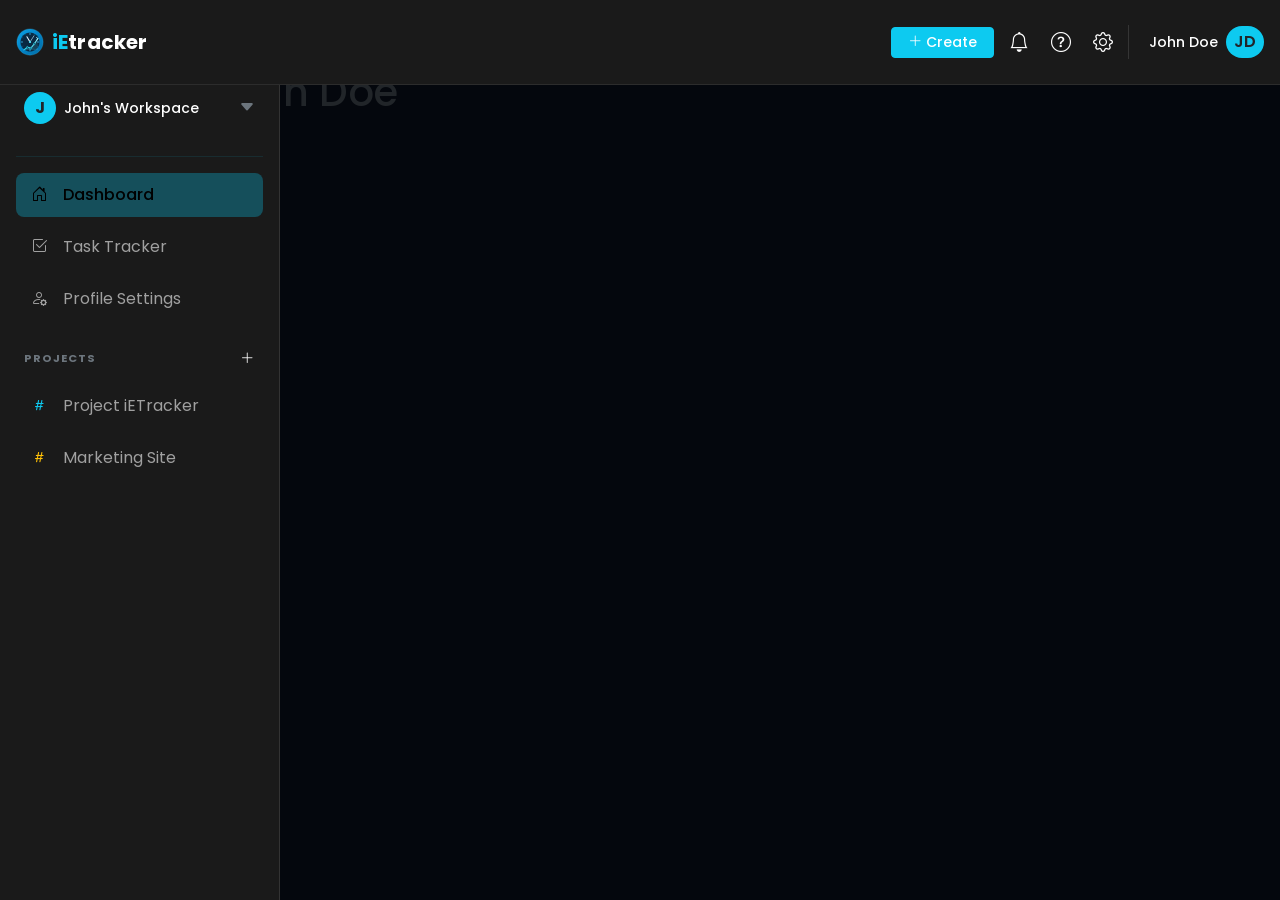
<file: views/index.html>
<!doctype html>
<html lang="en">
  <head>
    <meta charset="utf-8" />
    <meta name="viewport" content="width=device-width, initial-scale=1" />
    <title>iEtracker</title>
    <link rel="icon" type="image/png" href="/resources/images/logo.svg" />
    <link
      href="https://cdn.jsdelivr.net/npm/bootstrap@5.3.8/dist/css/bootstrap.min.css"
      rel="stylesheet"
      integrity="sha384-sRIl4kxILFvY47J16cr9ZwB07vP4J8+LH7qKQnuqkuIAvNWLzeN8tE5YBujZqJLB"
      crossorigin="anonymous" />
    <link
      rel="stylesheet"
      href="https://cdn.jsdelivr.net/npm/bootstrap-icons@1.11.0/font/bootstrap-icons.css" />
    <link rel="stylesheet" href="/styles/style.css" />
  </head>
  <body>
    <nav class="navbar navbar-expand-lg app-navbar">
      <div class="container-fluid app-navbar-inner">
        <a
          href="#"
          class="app-brand d-flex align-items-center gap-2 text-decoration-none">
          <img class="app-logo" src="/resources/images/logo.svg" alt="logo" />
          <div class="d-flex align-items-center lh-1">
            <span class="text-info fs-5 fw-bold text-decoration-none">iE</span
            ><span class="text-white fs-5 fw-bold text-decoration-none"
              >tracker</span
            >
          </div>
        </a>

        <div class="d-flex align-items-center gap-3 app-navbar-actions">
          <div class="d-flex align-items-center gap-2 app-navbar-tools">
            <button type="button" class="btn btn-info btn-sm px-3 fw-medium text-white">
              <i class="bi bi-plus-lg"></i> Create
            </button>
            <button
              class="btn app-icon-btn"
              type="button"
              aria-label="Notifications">
              <i class="bi bi-bell fs-5 text-white"></i>
            </button>
            <button class="btn app-icon-btn" type="button" aria-label="Help">
              <i class="bi bi-question-circle fs-5 text-white"></i>
            </button>
            <button
              class="btn app-icon-btn"
              type="button"
              aria-label="Settings">
              <i class="bi bi-gear fs-5 text-white"></i>
            </button>
          </div>
          <div class="d-flex align-items-center gap-2 app-profile">
            <span class="text-white small fw-medium">John Doe</span>
            <span class="rounded-pill bg-info text-dark fw-semibold px-2 py-1"
              >JD</span
            >
          </div>
        </div>
      </div>
    </nav>

    <aside class="sidebar d-flex flex-column p-3">
      <!-- Workspace Switcher Area -->
      <div class="d-flex align-items-center justify-content-between mb-4 p-2">
        <div class="d-flex align-items-center gap-2">
          <span
            class="rounded-circle bg-info text-dark fw-bold d-flex align-items-center justify-content-center"
            style="width: 32px; height: 32px"
            >J</span
          >
          <span class="text-white fw-medium small">John's Workspace</span>
        </div>

        <i class="bi bi-caret-down-fill text-secondary"></i>
      </div>

      <span
        class="border border-bottom-0 border-info"
        style="--bs-border-opacity: 0.1"></span>
      <!-- Primary Navigation -->
      <div class="d-flex flex-column gap-1 mb-4">
        <!-- <small class="text-uppercase text-secondary fw-bold mb-2 px-2" style="font-size: 0.7rem; letter-spacing: 1px;">Main Menu</small> -->
        <a
          href="#"
          class="nav-link active d-flex align-items-center gap-3 mt-3">
          <i class="bi bi-house-door"></i> Dashboard
        </a>
        <a href="#" class="nav-link d-flex align-items-center gap-3">
          <i class="bi bi-check2-square"></i> Task Tracker
        </a>
        <a href="#" class="nav-link d-flex align-items-center gap-3">
          <i class="bi bi-person-gear"></i> Profile Settings
        </a>
      </div>

      <!-- Projects Section -->
      <div class="d-flex flex-column gap-1">
        <div
          class="d-flex align-items-center justify-content-between px-2 mb-2">
          <small
            class="text-uppercase text-secondary fw-bold"
            style="font-size: 0.7rem; letter-spacing: 1px"
            >Projects</small
          >
          <button class="btn btn-sm p-0 text-white">
            <i class="bi bi-plus-lg"></i>
          </button>
        </div>
        <a href="#" class="nav-link d-flex align-items-center gap-3">
          <i class="bi bi-hash text-info"></i> Project iETracker
        </a>
        <a href="#" class="nav-link d-flex align-items-center gap-3">
          <i class="bi bi-hash text-warning"></i> Marketing Site
        </a>
      </div>
    </aside>

    <section>
      <h1>Welcome, John Doe</h1>
      
      <span>Monday, March 9, 2026</span>

      <h4>Quick Actions</h4>
    </section>



    <script
      src="https://cdn.jsdelivr.net/npm/@popperjs/core@2.11.8/dist/umd/popper.min.js"
      integrity="sha384-I7E8VVD/ismYTF4hNIPjVp/Zjvgyol6VFvRkX/vR+Vc4jQkC+hVqc2pM8ODewa9r"
      crossorigin="anonymous"></script>
    <script
      src="https://cdn.jsdelivr.net/npm/bootstrap@5.3.8/dist/js/bootstrap.min.js"
      integrity="sha384-G/EV+4j2dNv+tEPo3++6LCgdCROaejBqfUeNjuKAiuXbjrxilcCdDz6ZAVfHWe1Y"
      crossorigin="anonymous"></script>
    <script
      src="https://cdn.jsdelivr.net/npm/bootstrap@5.3.8/dist/js/bootstrap.bundle.min.js"
      integrity="sha384-FKyoEForCGlyvwx9Hj09JcYn3nv7wiPVlz7YYwJrWVcXK/BmnVDxM+D2scQbITxI"
      crossorigin="anonymous"></script>
  </body>
</html>
</file>
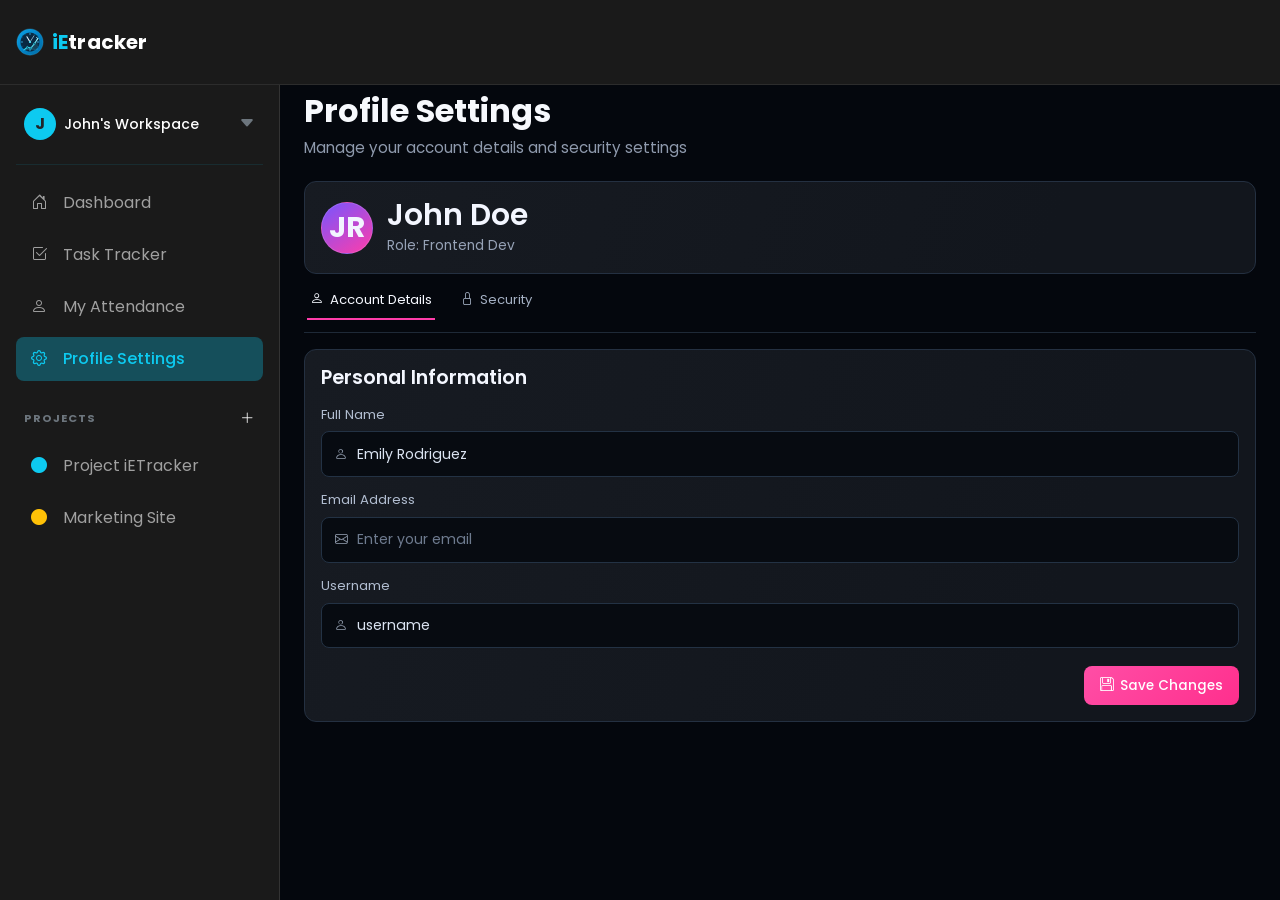
<file: views/users/profile_settings.html>
<!doctype html>
<html lang="en">
  <head>
    <meta charset="utf-8" />
    <meta name="viewport" content="width=device-width, initial-scale=1" />
    <title>iEtracker - Profile Settings</title>
    <link
      rel="icon"
      type="image/svg+xml"
      href="../../resources/images/logo.svg" />
    <link
      href="https://cdn.jsdelivr.net/npm/bootstrap@5.3.8/dist/css/bootstrap.min.css"
      rel="stylesheet"
      integrity="sha384-sRIl4kxILFvY47J16cr9ZwB07vP4J8+LH7qKQnuqkuIAvNWLzeN8tE5YBujZqJLB"
      crossorigin="anonymous" />
    <link
      rel="stylesheet"
      href="https://cdn.jsdelivr.net/npm/bootstrap-icons@1.11.0/font/bootstrap-icons.css" />
    <link rel="stylesheet" href="../../styles/style.css" />
  </head>
  <body>
    <nav class="navbar navbar-expand-lg app-navbar">
      <div class="container-fluid app-navbar-inner">
        <a
          href="../../index.html"
          class="app-brand d-flex align-items-center gap-2 text-decoration-none">
          <img
            class="app-logo"
            src="../../resources/images/logo.svg"
            alt="logo" />
          <div class="d-flex align-items-center lh-1">
            <span class="text-info fs-5 fw-bold text-decoration-none">iE</span
            ><span class="text-white fs-5 fw-bold text-decoration-none"
              >tracker</span
            >
          </div>
        </a>
      </div>
    </nav>

    <aside class="sidebar d-flex flex-column p-3">
      <div
        class="d-flex align-items-center justify-content-between mb-3 mt-3 p-2">
        <div class="d-flex align-items-center gap-2">
          <span
            class="rounded-circle bg-info text-dark fw-bold d-flex align-items-center justify-content-center"
            style="width: 32px; height: 32px"
            >J</span
          >
          <span class="text-white fw-medium small">John's Workspace</span>
        </div>

        <i class="bi bi-caret-down-fill text-secondary"></i>
      </div>

      <span
        class="border border-bottom-0 border-info"
        style="--bs-border-opacity: 0.1"></span>
      <div class="d-flex flex-column gap-1 mb-4">
        <a
          href="../../index.html"
          class="nav-link d-flex align-items-center gap-3 mt-3">
          <i class="bi bi-house-door"></i> Dashboard
        </a>
        <a
          href="./task_tracker.html"
          class="nav-link d-flex align-items-center gap-3">
          <i class="bi bi-check2-square"></i> Task Tracker
        </a>
        <a
          href="./attendance.html"
          class="nav-link d-flex align-items-center gap-3">
          <i class="bi bi-person"></i> My Attendance
        </a>
        <a
          href="./profile_settings.html"
          class="nav-link active d-flex align-items-center gap-3 text-info">
          <i class="bi bi-gear"></i> Profile Settings
        </a>
      </div>

      <div class="d-flex flex-column gap-1">
        <div
          class="d-flex align-items-center justify-content-between px-2 mb-2">
          <small
            class="text-uppercase text-secondary fw-bold"
            style="font-size: 0.7rem; letter-spacing: 1px"
            >Projects</small
          >
          <button class="btn btn-sm p-0 text-white">
            <i class="bi bi-plus-lg"></i>
          </button>
        </div>
        <a
          href="./project_ietracker.html"
          class="nav-link d-flex align-items-center gap-3">
          <i class="bi bi-circle-fill fs-6 text-info"></i> Project iETracker
        </a>
        <a
          href="./project_marketing_site.html"
          class="nav-link d-flex align-items-center gap-3">
          <i class="bi bi-circle-fill fs-6 text-warning"></i> Marketing Site
        </a>
      </div>
    </aside>

    <main class="app-main profile-page">
      <section class="profile-shell">
        <h1 class="profile-title">Profile Settings</h1>
        <p class="profile-subtitle">
          Manage your account details and security settings
        </p>

        <article class="profile-hero-card">
          <div class="profile-avatar">JR</div>
          <div>
            <h2 class="profile-name">John Doe</h2>
            <p class="profile-role">Role: Frontend Dev</p>
          </div>
        </article>

        <nav class="profile-tabs" aria-label="Profile tabs">
          <button type="button" class="profile-tab active">
            <i class="bi bi-person"></i>
            <span>Account Details</span>
          </button>
          <button type="button" class="profile-tab">
            <i class="bi bi-lock"></i>
            <span>Security</span>
          </button>
        </nav>

        <section class="profile-form-card" aria-label="Personal information">
          <h3 class="profile-form-title">Personal Information</h3>

          <div class="profile-form-grid">
            <label class="profile-field">
              <span class="profile-label">Full Name</span>
              <span class="profile-input-wrap">
                <i class="bi bi-person"></i>
                <input type="text" value="Emily Rodriguez" />
              </span>
            </label>

            <label class="profile-field">
              <span class="profile-label">Email Address</span>
              <span class="profile-input-wrap">
                <i class="bi bi-envelope"></i>
                <input type="email" placeholder="Enter your email" />
              </span>
            </label>

            <label class="profile-field">
              <span class="profile-label">Username</span>
              <span class="profile-input-wrap">
                <i class="bi bi-person"></i>
                <input type="text" value="username" placeholder="username" />
              </span>
            </label>
          </div>

          <div class="profile-actions">
            <button type="submit" class="profile-save-btn">
              <i class="bi bi-floppy"></i>
              <span>Save Changes</span>
            </button>
          </div>
        </section>
      </section>
    </main>
  </body>
</html>
</file>
<file: styles/style.css>
@import url("https://fonts.googleapis.com/css2?family=Inter:ital,opsz,wght@0,14..32,100..900;1,14..32,100..900&family=Poppins:ital,wght@0,100;0,200;0,300;0,400;0,500;0,600;0,700;0,800;0,900;1,100;1,200;1,300;1,400;1,500;1,600;1,700;1,800;1,900&display=swap");

* {
  font-family: "Poppins", "Arial";
}

:root {
  --app-navbar-height: 68px;
  --app-sidebar-width: 280px;
  --panel-bg: #11151d;
  --panel-border: #1f2a38;
  --panel-profile-border: #1e2939;
}

body {
  background-color: #04070d;
  margin: 0;
  padding-top: var(--app-navbar-height);
}

.navbar,
.sidebar {
  background-color: #1a1a1a;
}

.app-navbar {
  position: fixed;
  top: 0;
  left: 0;
  right: 0;
  z-index: 1030;
  border-bottom: 1px solid rgba(255, 255, 255, 0.08);
}

.app-navbar-inner {
  min-height: var(--app-navbar-height);
  padding-inline: 1rem;
}

.app-brand {
  letter-spacing: 0.01em;
}

.app-logo {
  width: 28px;
  height: 28px;
}

.app-navbar-tools {
  padding-right: 0.5rem;
  border-right: 1px solid rgba(255, 255, 255, 0.12);
}

.app-icon-btn {
  width: 34px;
  height: 34px;
  border-radius: 8px;
  padding: 0;
  display: inline-flex;
  align-items: center;
  justify-content: center;
}

.app-icon-btn:hover {
  background-color: rgba(255, 255, 255, 0.08);
}

.app-profile {
  padding-left: 0.25rem;
}

.timeOut {
  background-color: rgba(255, 100, 103, 0.25);
}

.timeIn {
  background-color: rgba(0, 201, 80, 0.2);
}

.addTask {
  background-color: rgba(232, 62, 140, 0.22);
}

.sidebar {
  width: var(--app-sidebar-width);
  position: fixed;
  top: var(--app-navbar-height);
  bottom: 0;
  left: 0;
  z-index: 1020;
  border-right: 1px solid #333;
  padding-top: 20px;
  background-color: #1a1a1a;
  overflow-y: auto;
}

.app-main {
  margin-left: var(--app-sidebar-width);
  padding: 1.5rem;
}

.content-card {
  background: linear-gradient(135deg, #0d121b, #0b0f16);
  border: 1px solid var(--panel-border);
  border-radius: 14px;
  padding: 1.5rem;
  cursor: pointer;
}

.quick-action-card {
  width: 100%;
  min-height: 130px;
  margin-top: 0;
  transition:
    border-color 0.2s ease,
    transform 0.2s ease;
}

.quick-action-card .card-body {
  padding: 1.25rem;
}

.quick-action-card:hover {
  border-color: #2a3f5f;
  transform: translateY(-2px);
}

.quick-action-icon {
  width: 40px;
  height: 40px;
  border-radius: 10px;
  display: inline-flex;
  align-items: center;
  justify-content: center;
  flex-shrink: 0;
}

.icon-bold {
  -webkit-text-stroke: 0.4px currentColor;
}

.attendance-card {
  border-color: #2b313a;
}

.attendance-value {
  color: #f8fafc;
  font-size: clamp(1.8rem, 3vw, 2.5rem);
  font-weight: 700;
  line-height: 1.1;
}

.attendance-meta {
  flex-wrap: nowrap;
  min-width: 0;
}

.attendance-location {
  display: inline-block;
  min-width: 0;
  max-width: 100%;
  white-space: nowrap;
  overflow: hidden;
  text-overflow: ellipsis;
}

.attendance-day {
  white-space: nowrap;
}

.task-card {
  border: 1px solid var(--panel-border);
  border-radius: 14px;
  padding: 1rem 1.1rem;
  min-height: 120px;
}

.task-card-profile {
  border: 1px solid var(--panel-profile-border);
  border-radius: 14px;
  padding: 1rem 1.1rem;
  min-height: 120px;
}

.task-label {
  font-size: 1.45rem;
  line-height: 1.1;
}

.task-icon {
  font-size: 1.05rem;
}

.task-value {
  font-size: 2.1rem;
  font-weight: 700;
  line-height: 1;
}

.task-total {
  background: linear-gradient(130deg, #171b24, #14171f);
  border-color: #273242;
  color: #d7dee8;
}

.task-completed {
  background: linear-gradient(130deg, #032b1e, #041c14);
  border-color: #0f714f;
  color: #00f7ad;
}

.task-progress {
  background: linear-gradient(130deg, #091d39, #0a172b);
  border-color: #1d5ba5;
  color: #5da7ff;
}

.task-pending {
  background: linear-gradient(130deg, #2b2209, #1f1808);
  border-color: #927311;
  color: #ffcf2e;
}

.due-card {
  min-height: 140px;
}

.task-pill {
  background-color: rgba(232, 62, 140, 0.2);
  color: #ff7eb8;
  border: 1px solid rgba(232, 62, 140, 0.45);
  font-size: 0.78rem;
  font-weight: 600;
  border-radius: 999px;
  padding: 0.25rem 0.6rem;
}

.task-pill-danger {
  background-color: rgba(255, 100, 103, 0.2);
  color: #ff8f91;
  border-color: rgba(255, 100, 103, 0.45);
}

/* Style the links/items inside */
.sidebar .nav-link {
  color: #a0a0a0;
  padding: 10px 15px;
  border-radius: 8px;
  margin: 2px 0;
  transition: all 0.2s;
}

.sidebar .nav-link:hover {
  background-color: #333;
  color: #fff;
}

.sidebar .nav-link.active {
  background-color: rgba(13, 202, 240, 0.3);
  color: #000;
  font-weight: 500;
}

.attendance-page {
  padding: 0;
}

.attendance-shell {
  min-height: calc(100vh - var(--app-navbar-height));
  background: #04070d;
}

.attendance-topbar {
  padding: 0.85rem 1.2rem;
  border-bottom: 1px solid #182333;
  display: flex;
  align-items: center;
  justify-content: space-between;
  gap: 1rem;
}

.attendance-heading {
  margin: 0;
  color: #f5f8ff;
  font-size: 2.15rem;
  font-weight: 700;
}

.attendance-month-nav {
  display: flex;
  align-items: center;
  gap: 0.7rem;
}

.month-arrow,
.month-chip {
  border: 1px solid #223041;
  background: #070b13;
  color: #b3c0d4;
  border-radius: 10px;
}

.month-arrow {
  width: 30px;
  height: 30px;
  display: inline-flex;
  align-items: center;
  justify-content: center;
}

.month-chip {
  height: 34px;
  padding: 0 0.95rem;
  display: inline-flex;
  align-items: center;
  gap: 0.45rem;
  font-size: 0.82rem;
}

.attendance-metrics {
  display: flex;
  gap: 0.9rem;
  padding: 1rem 1.2rem;
  border-bottom: 1px solid #182333;
}

.metric-card {
  flex: 1;
  min-width: 0;
}

.metric-card {
  border: 1px solid #1f2d3d;
  border-radius: 12px;
  padding: 0.9rem 0.9rem;
  display: flex;
  align-items: center;
  gap: 0.8rem;
  background: linear-gradient(120deg, #0c1119, #0a0f16);
}

.metric-icon {
  width: 34px;
  height: 34px;
  border-radius: 10px;
  display: inline-flex;
  align-items: center;
  justify-content: center;
  font-size: 0.95rem;
}

.metric-icon.success {
  color: #00da74;
  background: rgba(0, 218, 116, 0.12);
}

.metric-icon.danger {
  color: #ff4b59;
  background: rgba(255, 75, 89, 0.12);
}

.metric-icon.leave {
  color: #b962ff;
  background: rgba(185, 98, 255, 0.12);
}

.metric-icon.trend {
  color: #ff43ae;
  background: rgba(255, 67, 174, 0.12);
}

.metric-icon.info {
  color: #3392ff;
  background: rgba(51, 146, 255, 0.12);
}

.metric-label {
  margin: 0;
  font-size: 0.78rem;
  color: #8996ab;
}

.metric-value {
  margin: 0.1rem 0 0;
  font-size: 2rem;
  line-height: 1;
  font-weight: 700;
  color: #f8fbff;
}

.attendance-list {
  padding: 1rem 1.2rem 0.7rem;
}

.attendance-empty {
  border: 1px dashed #2a3b4f;
  border-radius: 12px;
  background: linear-gradient(120deg, #0a0f16, #080d14);
  min-height: 180px;
  display: flex;
  flex-direction: column;
  align-items: center;
  justify-content: center;
  text-align: center;
  gap: 0.45rem;
  padding: 1.25rem;
}

.attendance-empty-icon {
  color: #3e8fff;
  font-size: 1.9rem;
}

.attendance-empty-title {
  margin: 0;
  color: #f4f8ff;
  font-size: 1.15rem;
  font-weight: 600;
}

.attendance-empty-copy {
  margin: 0;
  max-width: 460px;
  color: #98a4b8;
  font-size: 0.86rem;
}

.attendance-row {
  border: 1px solid #1f2d3d;
  border-radius: 12px;
  background: #060a10;
  padding: 0.85rem 0.9rem;
  margin-bottom: 0.8rem;
  display: grid;
  grid-template-columns: 64px 110px repeat(3, minmax(115px, 1fr));
  gap: 1.2rem;
  align-items: center;
}

.row-date {
  display: flex;
  flex-direction: column;
  align-items: center;
  line-height: 1.1;
}

.date-number {
  margin: 0;
  color: #f4f8ff;
  font-weight: 700;
  font-size: 2rem;
}

.date-day {
  margin: 0.22rem 0 0;
  color: #8e9ab0;
  font-size: 0.76rem;
}

.status-chip {
  justify-self: start;
  border-radius: 999px;
  padding: 0.28rem 0.78rem;
  font-size: 0.76rem;
  font-weight: 500;
  display: inline-flex;
  align-items: center;
  gap: 0.45rem;
}

.status-chip.present {
  color: #00df77;
  background: rgba(0, 223, 119, 0.16);
  border: 1px solid rgba(0, 223, 119, 0.35);
}

.status-chip.absent {
  color: #ff5b66;
  background: rgba(255, 91, 102, 0.16);
  border: 1px solid rgba(255, 91, 102, 0.35);
}

.status-chip.leave {
  color: #cc74ff;
  background: rgba(204, 116, 255, 0.16);
  border: 1px solid rgba(204, 116, 255, 0.35);
}

.row-metric-label {
  margin: 0;
  color: #8b98ad;
  font-size: 0.76rem;
  display: flex;
  align-items: center;
  gap: 0.4rem;
}

.row-metric-label i {
  color: #00d97f;
}

.row-metric-label.out i {
  color: #ff5a60;
}

.row-metric-label.hours i {
  color: #3392ff;
}

.row-metric-value {
  margin: 0.18rem 0 0;
  color: #f2f7ff;
  font-size: 1.35rem;
  font-weight: 600;
  line-height: 1;
}

.attendance-footer {
  border-top: 1px solid #182333;
  padding: 0.7rem 1.2rem;
  display: flex;
  align-items: center;
  justify-content: space-between;
  gap: 1rem;
}

.legend-wrap {
  display: flex;
  align-items: center;
  flex-wrap: wrap;
  gap: 0.9rem;
  color: #96a2b6;
  font-size: 0.78rem;
}

.legend-title {
  color: #9caac0;
}

.legend-item {
  display: inline-flex;
  align-items: center;
  gap: 0.35rem;
}

.dot {
  width: 11px;
  height: 11px;
  border-radius: 50%;
  display: inline-block;
}

.dot.present {
  background: #00df77;
}

.dot.absent {
  background: #ff3944;
}

.dot.leave {
  background: #b962ff;
}

.dot.holiday {
  background: #388dff;
}

.dot.halfday {
  background: #ff8a00;
}

.current-time {
  margin: 0;
  color: #97a4ba;
  font-size: 0.78rem;
}

.profile-shell {
  max-width: 100%;
}

.profile-title {
  color: #f7f9fd;
  font-size: 2rem;
  font-weight: 700;
  margin: 0;
}

.profile-subtitle {
  margin-top: 0.4rem;
  margin-bottom: 1.35rem;
  color: #8f9aad;
  font-size: 0.95rem;
}

.profile-hero-card {
  background: linear-gradient(110deg, #171b22, #12161d 78%);
  border: 1px solid #243041;
  border-radius: 12px;
  padding: 1rem;
  display: flex;
  align-items: center;
  gap: 0.9rem;
  margin-bottom: 1rem;
}

.profile-avatar {
  width: 52px;
  height: 52px;
  border-radius: 50%;
  flex-shrink: 0;
  display: inline-flex;
  align-items: center;
  justify-content: center;
  font-size: 1.8rem;
  font-weight: 700;
  color: #f2f5ff;
  background: linear-gradient(145deg, #7655ff, #ff3daa);
  border: 1px solid rgba(255, 255, 255, 0.12);
}

.profile-name {
  margin: 0;
  color: #f3f6ff;
  font-size: 1.85rem;
  font-weight: 600;
  line-height: 1.15;
}

.profile-role {
  margin: 0.25rem 0 0;
  color: #96a2b6;
  font-size: 0.86rem;
}

.profile-tabs {
  display: flex;
  align-items: center;
  gap: 1.4rem;
  padding: 0 0.2rem 0.75rem;
  border-bottom: 1px solid #1e2937;
  margin-bottom: 1rem;
}

.profile-tab {
  border: 0;
  background: transparent;
  color: #a4b0c3;
  font-size: 0.82rem;
  display: inline-flex;
  align-items: center;
  gap: 0.4rem;
  padding: 0 0.2rem 0.5rem;
  border-bottom: 2px solid transparent;
}

.profile-tab.active {
  color: #f6f8ff;
  border-bottom-color: #ff3daa;
}

.profile-form-card {
  background: linear-gradient(110deg, #171b22, #12161d 78%);
  border: 1px solid #243041;
  border-radius: 12px;
  padding: 1rem;
}

.profile-form-title {
  color: #f4f7ff;
  font-size: 1.2rem;
  font-weight: 600;
  margin: 0 0 1rem;
}

.profile-form-grid {
  display: grid;
  gap: 0.8rem;
}

.profile-field {
  display: grid;
  gap: 0.45rem;
}

.profile-label {
  color: #b1bdd0;
  font-size: 0.82rem;
}

.profile-input-wrap {
  display: flex;
  align-items: center;
  gap: 0.5rem;
  background: #070b11;
  border: 1px solid #233244;
  border-radius: 8px;
  padding: 0.65rem 0.8rem;
}

.profile-input-wrap i {
  color: #8f9aab;
  font-size: 0.78rem;
}

.profile-input-wrap input {
  border: 0;
  outline: 0;
  background: transparent;
  width: 100%;
  color: #dbe4f2;
  font-size: 0.88rem;
}

.profile-input-wrap input::placeholder {
  color: #6e7b8f;
}

.profile-actions {
  display: flex;
  justify-content: flex-end;
  margin-top: 1.1rem;
}

.profile-save-btn {
  border: 0;
  color: #ffffff;
  font-size: 0.84rem;
  font-weight: 500;
  border-radius: 8px;
  padding: 0.6rem 1rem;
  display: inline-flex;
  align-items: center;
  gap: 0.45rem;
  background: linear-gradient(135deg, #ff4ea6, #ff2f8d);
}

.profile-save-btn:hover {
  filter: brightness(1.06);
}

.profile-save-btn:disabled {
  background: #6b7280;
  opacity: 0.6;
  cursor: not-allowed;
  pointer-events: none;
}

.profile-save-btn:disabled:hover {
  filter: none;
}

.task-modal {
  position: fixed;
  inset: 0;
  opacity: 0;
  pointer-events: none;
  z-index: 1080;
  display: flex;
  align-items: center;
  justify-content: center;
  padding: 1.25rem;
  background: rgba(95, 104, 117, 0.48);
  backdrop-filter: blur(2px);
  transition: all 0.3s ease-in-out;
}

.task-form {
  width: min(680px, 100%);
  border: 1px solid #223041;
  border-radius: 12px;
  background: #191c22;
  box-shadow: 0 24px 60px rgba(0, 0, 0, 0.45);
}

.input-task,
#task-description,
.input-calendar {
  width: 100%;
  background-color: #0b0f14;
  border: 1px solid #253245;
  border-radius: 10px;
  color: #dbe4f2;
  outline: none;
  box-shadow: none;
}

.input-task,
.input-calendar {
  height: 44px;
  padding: 0 0.75rem;
  font-size: 1rem;
}

#task-description {
  min-height: 160px;
  padding: 0.75rem 0.85rem;
  resize: none;
}

.input-task::placeholder,
#task-description::placeholder {
  color: #627086;
}

.input-task:focus,
#task-description:focus,
.input-calendar:focus {
  border-color: #2e9cf0;
}

.input-calendar {
  color-scheme: dark;
  max-width: 300px;
}

.input-calendar::-webkit-calendar-picker-indicator {
  cursor: pointer;
  opacity: 0.8;
  filter: invert(65%) sepia(5%) saturate(700%) hue-rotate(172deg);
}

.input-calendar::-webkit-calendar-picker-indicator:hover {
  opacity: 1;
}

.task-modal-footer {
  margin: 0 -1rem -1rem;
  padding: 1rem;
  border-top: 1px solid #223041;
  display: flex;
  align-items: center;
  justify-content: space-between;
}

.task-owner-badge {
  width: 32px;
  height: 32px;
  border-radius: 50%;
  display: inline-flex;
  align-items: center;
  justify-content: center;
  font-size: 0.82rem;
  font-weight: 700;
  color: #f2fbff;
  background: linear-gradient(145deg, #0dcaf0, #0aa3d6);
  border: 1px solid rgba(255, 255, 255, 0.35);
}

.task-create-btn {
  border: 1px solid #2f8db6;
  border-radius: 12px;
  background: linear-gradient(145deg, #0875a6, #0b6b95);
  color: #56d5ff;
  font-size: 1.05rem;
  line-height: 1;
  padding: 0.58rem 1.05rem;
}

.task-create-btn:hover {
  filter: brightness(1.08);
}

.app-profile .dropdown-toggle {
  color: #fff;
}

.app-profile .dropdown-toggle::after {
  border-top-color: #fff;
}

@media (max-width: 768px) {
  .app-navbar-inner {
    flex-wrap: wrap;
    gap: 0.75rem;
    padding-block: 0.6rem;
  }

  .app-navbar-actions {
    width: 100%;
    justify-content: space-between;
  }

  .app-navbar-tools {
    border-right: 0;
    padding-right: 0;
  }

  .sidebar {
    position: static;
    width: 100%;
    height: auto;
    border-right: 0;
    border-bottom: 1px solid #333;
  }

  .app-main {
    margin-left: 0;
    padding: 1rem;
  }

  .quick-action-card {
    min-height: 110px;
  }

  .task-label {
    font-size: 1.2rem;
  }

  .task-value {
    font-size: 1.8rem;
  }

  .profile-title {
    font-size: 1.6rem;
  }

  .profile-name {
    font-size: 1.45rem;
  }

  .profile-avatar {
    width: 44px;
    height: 44px;
    font-size: 1.3rem;
  }

  .profile-tabs {
    gap: 0.9rem;
    overflow-x: auto;
    white-space: nowrap;
  }

  .profile-actions {
    justify-content: stretch;
  }

  .profile-save-btn {
    width: 100%;
    justify-content: center;
  }

  .attendance-topbar {
    flex-wrap: wrap;
  }

  .attendance-heading {
    font-size: 1.7rem;
  }

  .attendance-metrics {
    grid-template-columns: repeat(2, minmax(0, 1fr));
  }

  .attendance-row {
    grid-template-columns: repeat(2, minmax(0, 1fr));
    gap: 0.8rem;
  }

  .row-date {
    align-items: flex-start;
  }

  .status-chip {
    justify-self: end;
  }

  .attendance-footer {
    flex-direction: column;
    align-items: flex-start;
  }

  .task-modal-footer {
    flex-wrap: wrap;
    gap: 0.75rem;
  }

  .task-create-btn {
    width: 100%;
  }
}

/* ─── Help Modal ─── */
.help-modal {
  position: fixed;
  inset: 0;
  opacity: 0;
  pointer-events: none;
  z-index: 1080;
  display: flex;
  align-items: center;
  justify-content: center;
  padding: 1.25rem;
  background: rgba(95, 104, 117, 0.48);
  backdrop-filter: blur(2px);
  transition: all 0.3s ease-in-out;
}

.help-modal.open {
  opacity: 1;
  pointer-events: auto;
}

.help-modal-content {
  width: min(520px, 100%);
  max-height: 80vh;
  overflow-y: auto;
  border: 1px solid #223041;
  border-radius: 12px;
  background: #191c22;
  box-shadow: 0 24px 60px rgba(0, 0, 0, 0.45);
  padding: 1.25rem;
}

.help-section {
  background: #0d1117;
  border: 1px solid rgba(255, 255, 255, 0.06);
  border-radius: 10px;
  padding: 1rem;
}

.help-section-title {
  display: flex;
  align-items: center;
  gap: 0.5rem;
  font-size: 0.9rem;
  font-weight: 600;
  color: #f8fafc;
  margin-bottom: 0.75rem;
}

.help-item {
  display: flex;
  gap: 0.65rem;
  padding: 0.55rem 0.5rem;
  border-radius: 8px;
  transition: background 0.15s;
}

.help-item:hover {
  background: rgba(255, 255, 255, 0.03);
}

.help-item > i {
  margin-top: 2px;
  flex-shrink: 0;
}

.help-item-title {
  font-size: 0.85rem;
  font-weight: 600;
  color: #f8fafc;
  display: block;
  margin-bottom: 2px;
}

.help-item-desc {
  font-size: 0.78rem;
  color: rgba(255, 255, 255, 0.45);
  line-height: 1.4;
  margin: 0;
}

.help-item-desc strong {
  color: rgba(255, 255, 255, 0.7);
}

.help-shortcut {
  display: flex;
  align-items: center;
  justify-content: space-between;
  padding: 0.45rem 0.5rem;
}

.help-shortcut kbd {
  background: #1a2030;
  border: 1px solid rgba(255, 255, 255, 0.1);
  border-radius: 6px;
  padding: 0.15rem 0.55rem;
  font-size: 0.78rem;
  color: #f8fafc;
  font-family: inherit;
}

/* ─── Notification Panel ─── */
.notif-wrapper {
  position: relative;
}

.notif-panel {
  display: none;
  position: absolute;
  top: calc(100% + 12px);
  right: -40px;
  width: 370px;
  max-height: 520px;
  background: #111720;
  border: 1px solid rgba(255, 255, 255, 0.08);
  border-radius: 14px;
  box-shadow: 0 12px 40px rgba(0, 0, 0, 0.55);
  z-index: 1100;
  flex-direction: column;
  overflow: hidden;
}

.notif-panel.open {
  display: flex;
}

.notif-header {
  display: flex;
  align-items: center;
  justify-content: space-between;
  padding: 1rem 1.1rem 0.75rem;
  border-bottom: 1px solid rgba(255, 255, 255, 0.06);
}

.notif-title {
  font-size: 1.1rem;
  font-weight: 600;
  color: #f8fafc;
}

.notif-clear-btn {
  background: none;
  border: none;
  color: rgba(255, 255, 255, 0.45);
  font-size: 0.8rem;
  cursor: pointer;
  padding: 0;
  display: flex;
  align-items: center;
  gap: 4px;
  transition: color 0.15s;
}

.notif-clear-btn:hover:not(:disabled) {
  color: #f8fafc;
}

.notif-clear-btn:disabled {
  opacity: 0.35;
  cursor: default;
}

.notif-close-btn {
  background: none;
  border: none;
  color: rgba(255, 255, 255, 0.45);
  font-size: 1rem;
  cursor: pointer;
  padding: 2px;
  display: inline-flex;
  align-items: center;
  justify-content: center;
  border-radius: 6px;
  transition:
    color 0.15s,
    background 0.15s;
}

.notif-close-btn:hover {
  color: #f8fafc;
  background: rgba(255, 255, 255, 0.08);
}

.notif-body {
  flex: 1;
  overflow-y: auto;
  padding: 0;
}

/* ─ Empty State ─ */
.notif-empty {
  display: flex;
  flex-direction: column;
  align-items: center;
  justify-content: center;
  padding: 3rem 1.5rem 2rem;
  text-align: center;
}

.notif-empty-icon {
  font-size: 2.5rem;
  color: rgba(255, 255, 255, 0.15);
  margin-bottom: 0.75rem;
}

.notif-empty-title {
  font-size: 0.95rem;
  font-weight: 600;
  color: rgba(255, 255, 255, 0.7);
  margin-bottom: 0.25rem;
}

.notif-empty-subtitle {
  font-size: 0.82rem;
  color: rgba(255, 255, 255, 0.35);
  margin: 0;
  line-height: 1.4;
}

/* ─ Notification Items (for future use) ─ */
.notif-item {
  display: flex;
  gap: 0.75rem;
  padding: 0.85rem 1.1rem;
  border-bottom: 1px solid rgba(255, 255, 255, 0.05);
  transition: background 0.15s;
  cursor: pointer;
}

.notif-item:hover {
  background: rgba(255, 255, 255, 0.03);
}

.notif-item-avatar {
  width: 38px;
  height: 38px;
  border-radius: 50%;
  display: flex;
  align-items: center;
  justify-content: center;
  font-size: 0.8rem;
  font-weight: 600;
  flex-shrink: 0;
  color: #fff;
}

.notif-item-content {
  flex: 1;
  min-width: 0;
}

.notif-item-title {
  font-size: 0.85rem;
  font-weight: 600;
  color: #f8fafc;
  margin-bottom: 2px;
}

.notif-item-desc {
  font-size: 0.78rem;
  color: rgba(255, 255, 255, 0.5);
  line-height: 1.35;
  margin-bottom: 4px;
  display: -webkit-box;
  -webkit-line-clamp: 2;
  -webkit-box-orient: vertical;
  overflow: hidden;
}

.notif-item-time {
  font-size: 0.72rem;
  color: rgba(255, 255, 255, 0.3);
  display: flex;
  align-items: center;
  gap: 4px;
}

.notif-footer {
  padding: 0.7rem 1rem;
  border-top: 1px solid rgba(255, 255, 255, 0.06);
  text-align: center;
}

.notif-view-all {
  font-size: 0.82rem;
  font-weight: 500;
  color: #0dcaf0;
  text-decoration: none;
  transition: color 0.15s;
}

.notif-view-all:hover {
  color: #31d2f2;
  text-decoration: underline;
}

/* ===== REAL-TIME VALIDATION STYLES ===== */
.validation-error {
  display: none;
  color: #ff6b6b;
  font-size: 12px;
  margin-top: 4px;
  margin-bottom: 8px;
  padding: 6px 8px;
  background-color: rgba(255, 107, 107, 0.1);
  border-left: 3px solid #ff6b6b;
  border-radius: 4px;
  animation: slideIn 0.2s ease-in-out;
}

@keyframes slideIn {
  from {
    opacity: 0;
    transform: translateY(-5px);
  }
  to {
    opacity: 1;
    transform: translateY(0);
  }
}

/* ===== SUCCESS MODAL STYLES ===== */
.success-modal-overlay {
  position: fixed;
  top: 0;
  left: 0;
  right: 0;
  bottom: 0;
  background-color: rgba(0, 0, 0, 0.7);
  display: flex;
  justify-content: center;
  align-items: center;
  z-index: 1000;
  animation: fadeIn 0.3s ease-in-out;
}

@keyframes fadeIn {
  from {
    opacity: 0;
  }
  to {
    opacity: 1;
  }
}

.success-modal {
  background-color: #11161c;
  border: 1px solid #23323a;
  border-radius: 12px;
  padding: 40px 30px;
  text-align: center;
  max-width: 400px;
  width: 90%;
  animation: popIn 0.4s ease-in-out;
}

@keyframes popIn {
  from {
    opacity: 0;
    transform: scale(0.8);
  }
  to {
    opacity: 1;
    transform: scale(1);
  }
}

.success-icon {
  font-size: 64px;
  color: #2ecc71;
  margin-bottom: 20px;
  animation: scaleIn 0.5s ease-in-out;
}

@keyframes scaleIn {
  from {
    transform: scale(0);
  }
  to {
    transform: scale(1);
  }
}

.success-modal h2 {
  color: #fff;
  font-size: 24px;
  font-weight: 600;
  margin-bottom: 10px;
}

.success-modal p {
  color: #a9b1b8;
  font-size: 14px;
  margin-bottom: 10px;
}

.redirect-message {
  color: #29b6f6;
  font-weight: 500;
  margin-top: 20px;
}

#countdown {
  font-weight: 700;
  color: #2ecc71;
  font-size: 16px;
}

/* ===== PASSWORD REQUIREMENTS INDICATOR ===== */
.password-requirements {
  display: none;
  background-color: rgba(11, 15, 20, 0.8);
  border: 1px solid #23323a;
  border-radius: 8px;
  padding: 12px;
  margin-top: 8px;
  margin-bottom: 8px;
  grid-template-columns: 1fr 1fr;
  gap: 12px;
}

.password-requirements.active {
  display: grid;
  animation: slideIn 0.2s ease-in-out;
}

.requirement {
  display: flex;
  align-items: center;
  font-size: 12px;
  color: #a9b1b8;
  transition: color 0.2s ease;
}

.req-icon {
  font-size: 14px;
  margin-right: 8px;
  color: #ff6b6b;
  transition: color 0.2s ease;
}

.requirement.met .req-icon {
  color: #2ecc71;
}

.requirement.met {
  color: #2ecc71;
}
</file>
